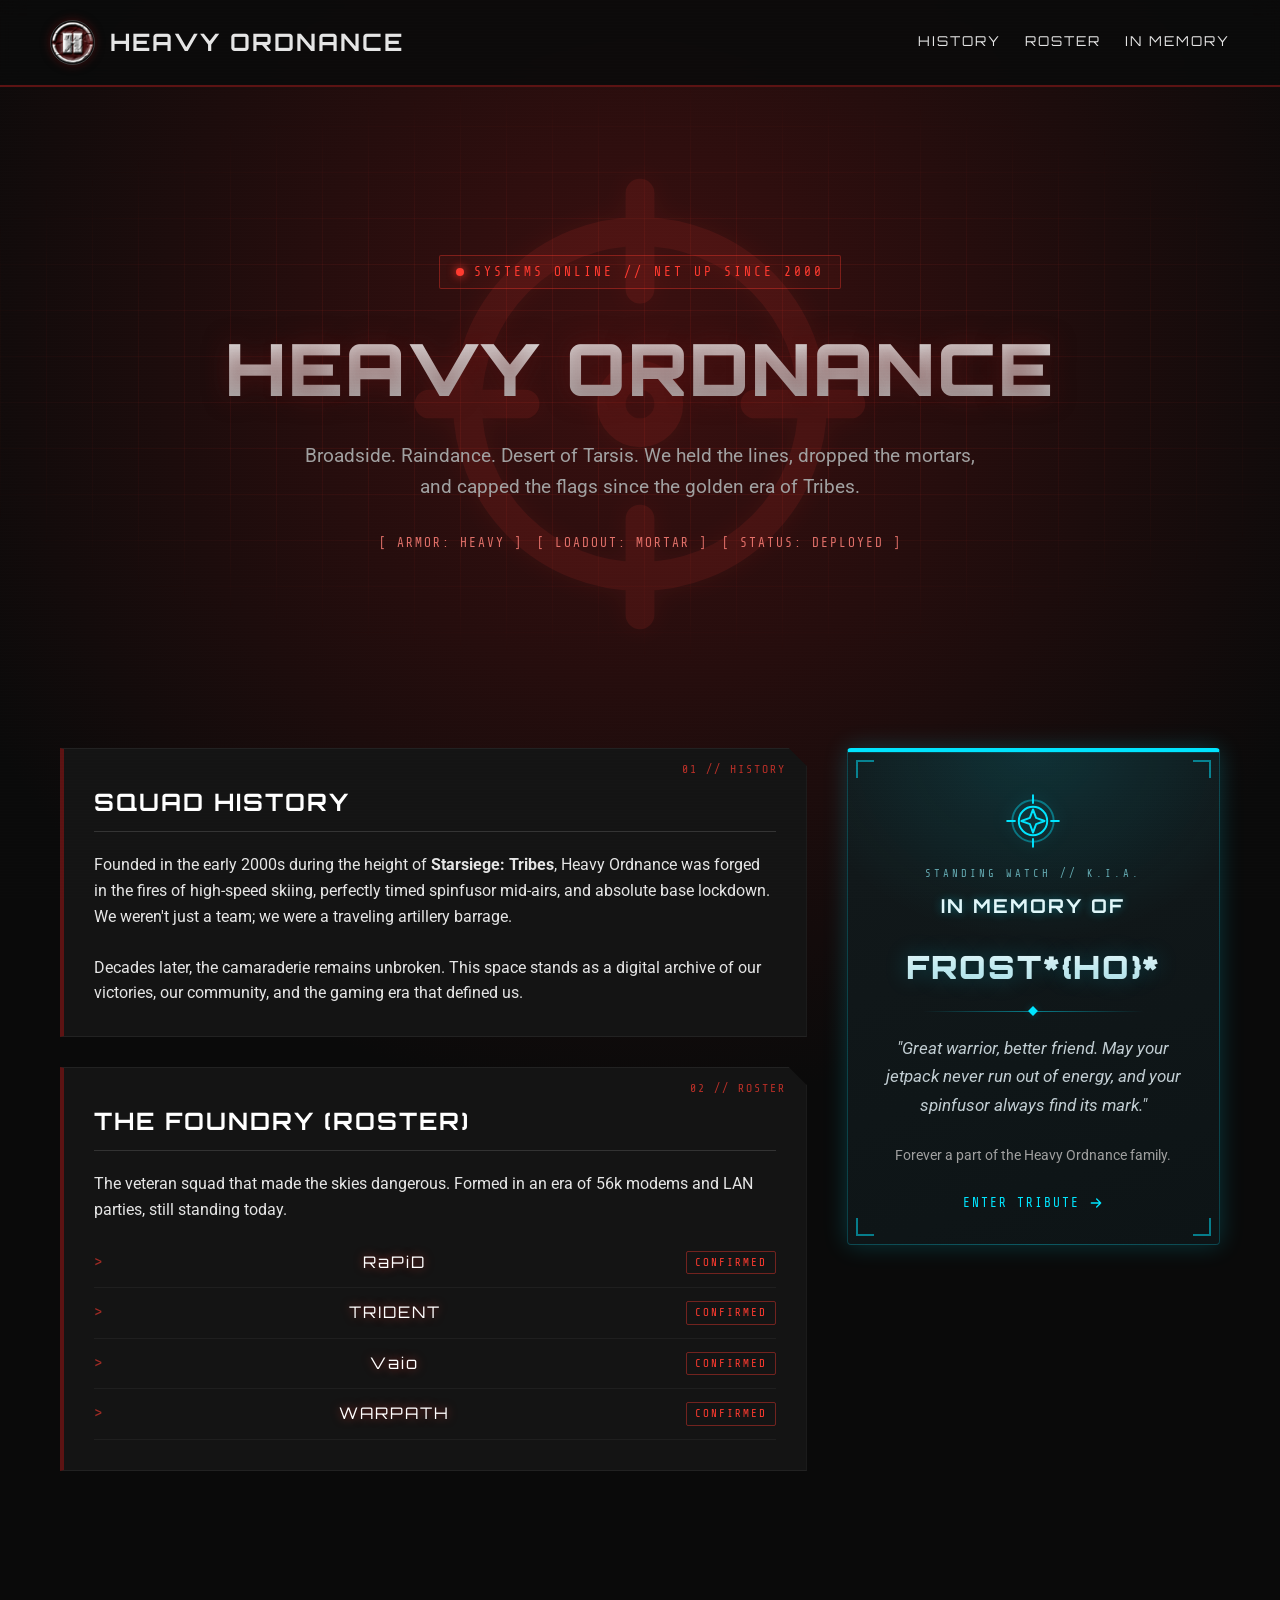
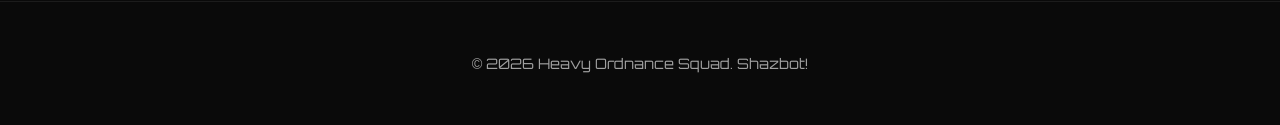
<file: index.html>
<!DOCTYPE html>
<html lang="en">
<head>
    <meta charset="UTF-8">
    <meta name="viewport" content="width=device-width, initial-scale=1.0">
    <title>Heavy Ordnance Squad | Est. 2000</title>
    <link rel="preconnect" href="https://fonts.googleapis.com">
    <link rel="preconnect" href="https://fonts.gstatic.com" crossorigin>
    <link href="https://fonts.googleapis.com/css2?family=Orbitron:wght@400;700;900&family=Roboto:wght@300;400;700&family=Share+Tech+Mono&display=swap" rel="stylesheet">
    <link rel="stylesheet" href="style.css">
</head>
<body>

    <div class="scanlines" aria-hidden="true"></div>

    <header>
        <div class="clan-brand">
            <img src="logo.png" alt="Heavy Ordnance Logo" class="clan-logo-img" onerror="this.style.display='none'; this.nextElementSibling.style.display='flex';">
            <div class="logo-placeholder" style="display:none;">H</div>
            <h1>Heavy Ordnance</h1>
        </div>
        <nav class="nav-links">
            <a href="#history">History</a>
            <a href="#roster">Roster</a>
            <a href="#memorial">In Memory</a>
        </nav>
    </header>

    <section class="hero">
        <div class="hero-grid" aria-hidden="true"></div>
        <div class="hero-reticle" aria-hidden="true">
            <svg viewBox="0 0 24 24" fill="none" stroke="currentColor" stroke-width="1.5" stroke-linecap="round">
                <circle cx="12" cy="12" r="9"></circle>
                <path d="M12 1 V6 M12 18 V23 M1 12 H6 M18 12 H23"></path>
                <circle cx="12" cy="12" r="1.5"></circle>
            </svg>
        </div>
        <div class="hero-status" aria-hidden="true"><span class="dot"></span> SYSTEMS ONLINE // NET UP SINCE 2000</div>
        <h1>Heavy Ordnance</h1>
        <p>Broadside. Raindance. Desert of Tarsis. We held the lines, dropped the mortars, and capped the flags since the golden era of Tribes.</p>
        <div class="hero-readout" aria-hidden="true">
            <span>[ ARMOR: HEAVY ]</span>
            <span>[ LOADOUT: MORTAR ]</span>
            <span>[ STATUS: DEPLOYED ]</span>
        </div>
    </section>

    <div class="container">
        <div class="grid">

            <main>
                <section id="history" class="card">
                    <span class="card-tag" aria-hidden="true">01 // HISTORY</span>
                    <h2>Squad History</h2>
                    <p>Founded in the early 2000s during the height of <strong>Starsiege: Tribes</strong>, Heavy Ordnance was forged in the fires of high-speed skiing, perfectly timed spinfusor mid-airs, and absolute base lockdown. We weren't just a team; we were a traveling artillery barrage.</p>
                    <br>
                    <p>Decades later, the camaraderie remains unbroken. This space stands as a digital archive of our victories, our community, and the gaming era that defined us.</p>
                </section>

                <section id="roster" class="card">
                    <span class="card-tag" aria-hidden="true">02 // ROSTER</span>
                    <h2>The Foundry (Roster)</h2>
                    <p>The veteran squad that made the skies dangerous. Formed in an era of 56k modems and LAN parties, still standing today.</p>
                    <ul class="roster-list">
                        <li class="roster-member">
                            <span class="callsign">RaPiD</span>
                            <span class="member-tag">CONFIRMED</span>
                        </li>
                        <li class="roster-member">
                            <span class="callsign">TRIDENT</span>
                            <span class="member-tag">CONFIRMED</span>
                        </li>
                        <li class="roster-member">
                            <span class="callsign">Vaio</span>
                            <span class="member-tag">CONFIRMED</span>
                        </li>
                        <li class="roster-member">
                            <span class="callsign">WARPATH</span>
                            <span class="member-tag">CONFIRMED</span>
                        </li>
                    </ul>
                </section>
            </main>

            <aside>
                <a href="frost.html" id="memorial" class="memorial-card" aria-label="Open the tribute page for FROST of Heavy Ordnance">
                    <span class="memorial-corner tl" aria-hidden="true"></span>
                    <span class="memorial-corner tr" aria-hidden="true"></span>
                    <span class="memorial-corner bl" aria-hidden="true"></span>
                    <span class="memorial-corner br" aria-hidden="true"></span>
                    <span class="memorial-insignia" aria-hidden="true">
                        <svg viewBox="0 0 48 48" fill="none" stroke="currentColor" stroke-width="1.5" stroke-linecap="round" stroke-linejoin="round">
                            <circle cx="24" cy="24" r="16" opacity="0.4"></circle>
                            <circle cx="24" cy="24" r="11"></circle>
                            <path d="M24 4 V10 M24 38 V44 M4 24 H10 M38 24 H44"></path>
                            <path d="M24 15 L26.4 21.6 L33 24 L26.4 26.4 L24 33 L21.6 26.4 L15 24 L21.6 21.6 Z"></path>
                        </svg>
                    </span>
                    <span class="memorial-eyebrow" aria-hidden="true">STANDING WATCH // K.I.A.</span>
                    <h2>In Memory Of</h2>
                    <div class="memorial-name">FROST*{HO}*</div>
                    <span class="memorial-divider" aria-hidden="true"></span>
                    <p class="memorial-quote">"Great warrior, better friend. May your jetpack never run out of energy, and your spinfusor always find its mark."</p>
                    <br>
                    <p class="memorial-footer">Forever a part of the Heavy Ordnance family.</p>
                    <!-- Shown only on 17 July, FROST's birthday; age computed live -->
                    <p class="memorial-birthday" hidden>Would have been <span class="memorial-birthday-age"></span> today.</p>
                    <span class="memorial-enter" aria-hidden="true">Enter Tribute
                        <svg viewBox="0 0 24 24" fill="none" stroke="currentColor" stroke-width="2" stroke-linecap="round" stroke-linejoin="round"><path d="M5 12h14M13 6l6 6-6 6"></path></svg>
                    </span>
                </a>
            </aside>

        </div>
    </div>

    <footer>
        <p>&copy; 2026 Heavy Ordnance Squad. Shazbot!</p>
    </footer>

    <script>
        // On FROST's birthday (17 July), reveal the remembrance line on the
        // memorial card with the age he would have reached — always accurate.
        (function () {
            var born = { year: 1970, month: 6, day: 17 }; // month is 0-indexed (6 = July)
            var now = new Date();
            if (now.getMonth() === born.month && now.getDate() === born.day) {
                var el = document.querySelector('.memorial-birthday');
                var age = document.querySelector('.memorial-birthday-age');
                if (age) { age.textContent = now.getFullYear() - born.year; }
                if (el) { el.hidden = false; }
            }
        })();
    </script>

</body>
</html>
</file>
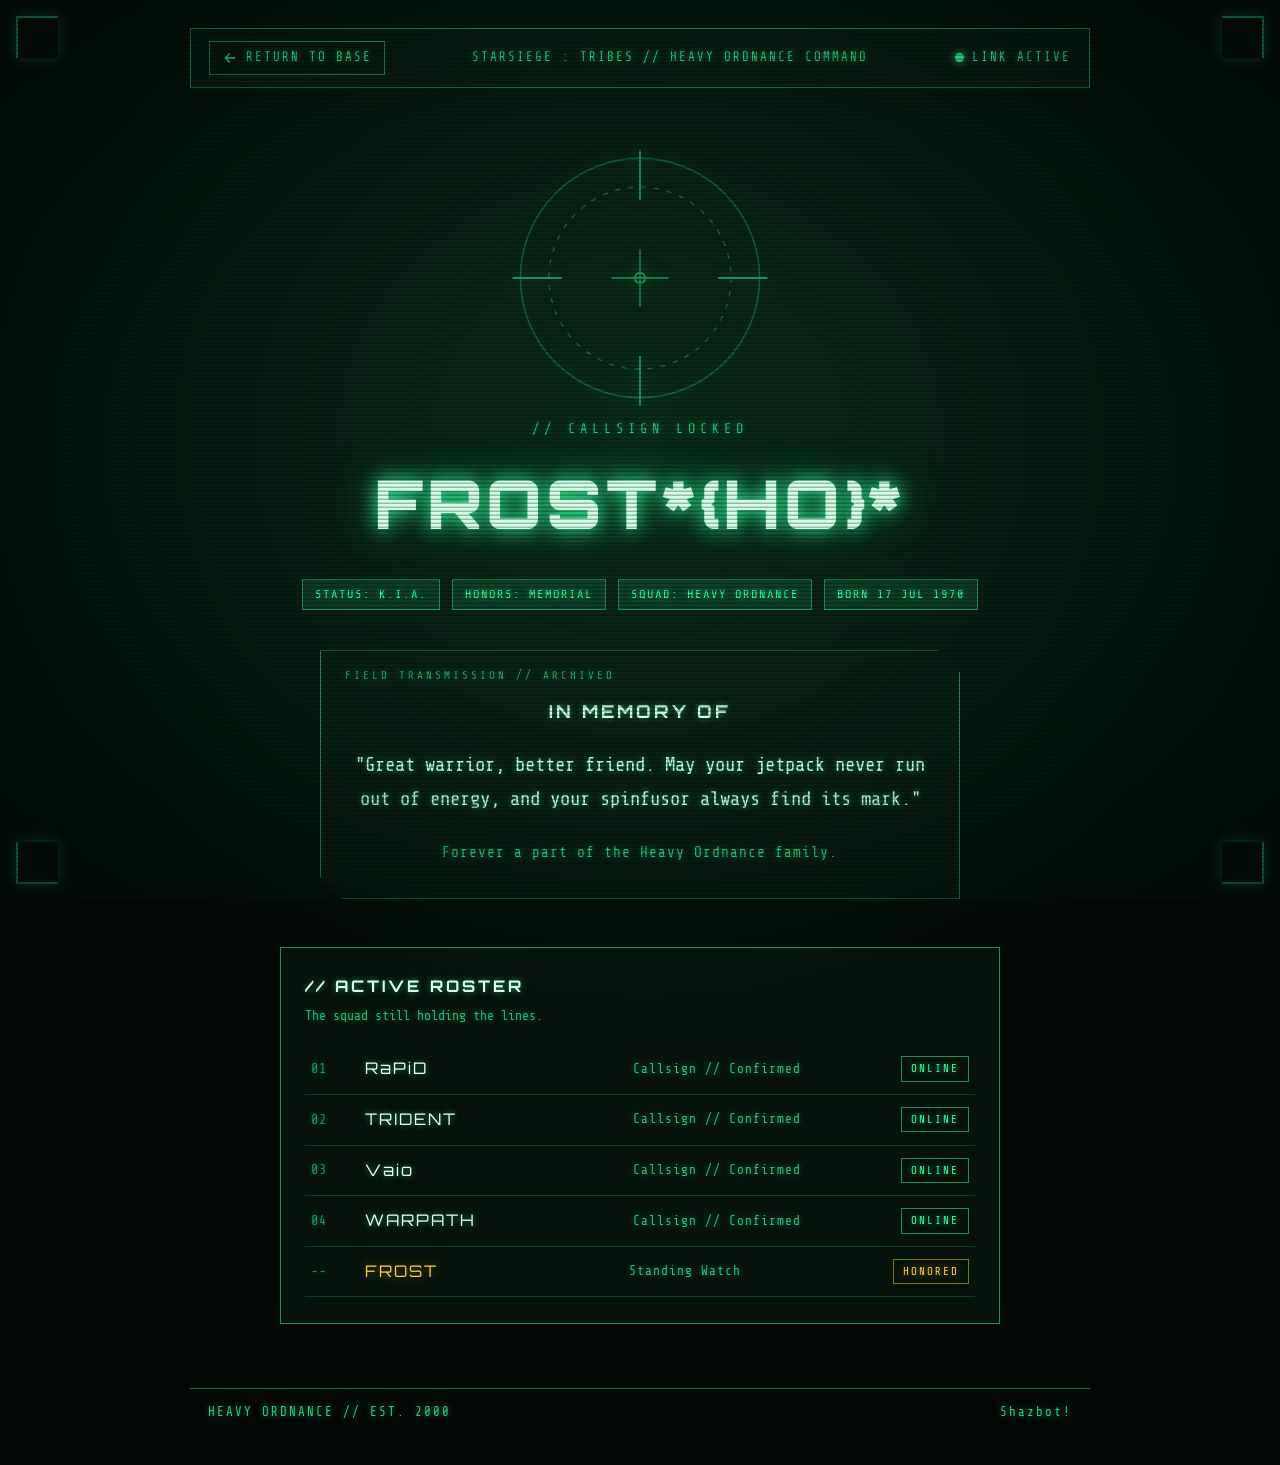
<file: frost.html>
<!DOCTYPE html>
<html lang="en">
<head>
    <meta charset="UTF-8">
    <meta name="viewport" content="width=device-width, initial-scale=1.0">
    <title>In Memory of FROST*{HO}* | Heavy Ordnance</title>
    <link rel="preconnect" href="https://fonts.googleapis.com">
    <link rel="preconnect" href="https://fonts.gstatic.com" crossorigin>
    <link href="https://fonts.googleapis.com/css2?family=Orbitron:wght@400;700;900&family=Share+Tech+Mono&display=swap" rel="stylesheet">
    <link rel="stylesheet" href="frost.css">
</head>
<body>

    <div class="crt" aria-hidden="true"></div>
    <div class="crt-flicker" aria-hidden="true"></div>

    <!-- HUD frame corner brackets -->
    <span class="frame tl" aria-hidden="true"></span>
    <span class="frame tr" aria-hidden="true"></span>
    <span class="frame bl" aria-hidden="true"></span>
    <span class="frame br" aria-hidden="true"></span>

    <div class="hud">

        <header class="hud-bar">
            <a href="index.html" class="back-link">
                <svg viewBox="0 0 24 24" fill="none" stroke="currentColor" stroke-width="2" stroke-linecap="round" stroke-linejoin="round"><path d="M19 12H5M11 18l-6-6 6-6"></path></svg>
                RETURN TO BASE
            </a>
            <div class="hud-title">STARSIEGE : TRIBES // HEAVY ORDNANCE COMMAND</div>
            <div class="hud-readout"><span class="live-dot"></span> LINK ACTIVE</div>
        </header>

        <main class="tribute">

            <div class="targeting" aria-hidden="true">
                <svg viewBox="0 0 200 200" fill="none" stroke="currentColor">
                    <circle cx="100" cy="100" r="92" stroke-width="1.2" opacity="0.5"></circle>
                    <circle cx="100" cy="100" r="70" stroke-width="1" stroke-dasharray="4 6" opacity="0.6"></circle>
                    <path d="M100 2 V40 M100 160 V198 M2 100 H40 M160 100 H198" stroke-width="1.4"></path>
                    <path d="M78 100 H122 M100 78 V122" stroke-width="1"></path>
                    <circle cx="100" cy="100" r="4" stroke-width="1.4"></circle>
                </svg>
            </div>

            <p class="callsign-label">// CALLSIGN LOCKED</p>
            <h1 class="callsign">FROST*{HO}*</h1>

            <div class="status-line">
                <span class="status-chip">STATUS: K.I.A.</span>
                <span class="status-chip">HONORS: MEMORIAL</span>
                <span class="status-chip">SQUAD: HEAVY ORDNANCE</span>
                <span class="status-chip">BORN 17 JUL 1970</span>
            </div>

            <!-- Revealed only on 17 July, FROST's birthday; age computed live -->
            <div class="remembrance" hidden>
                <span class="rem-tag" aria-hidden="true">// DAY OF REMEMBRANCE</span>
                <p class="rem-line">Would have been <span class="rem-age"></span> today.</p>
                <p class="rem-sub">Standing watch. Never forgotten.</p>
            </div>

            <div class="memorial-panel">
                <span class="panel-tag" aria-hidden="true">FIELD TRANSMISSION // ARCHIVED</span>
                <h2>In Memory Of</h2>
                <p class="memorial-quote">"Great warrior, better friend. May your jetpack never run out of energy, and your spinfusor always find its mark."</p>
                <p class="memorial-footer">Forever a part of the Heavy Ordnance family.</p>
            </div>

            <section class="roster-panel">
                <h3>// ACTIVE ROSTER</h3>
                <p class="roster-sub">The squad still holding the lines.</p>
                <ul class="hud-roster">
                    <li>
                        <span class="rank-idx">01</span>
                        <span class="rank-name">RaPiD</span>
                        <span class="rank-role">Callsign // Confirmed</span>
                        <span class="rank-state ok">ONLINE</span>
                    </li>
                    <li>
                        <span class="rank-idx">02</span>
                        <span class="rank-name">TRIDENT</span>
                        <span class="rank-role">Callsign // Confirmed</span>
                        <span class="rank-state ok">ONLINE</span>
                    </li>
                    <li>
                        <span class="rank-idx">03</span>
                        <span class="rank-name">Vaio</span>
                        <span class="rank-role">Callsign // Confirmed</span>
                        <span class="rank-state ok">ONLINE</span>
                    </li>
                    <li>
                        <span class="rank-idx">04</span>
                        <span class="rank-name">WARPATH</span>
                        <span class="rank-role">Callsign // Confirmed</span>
                        <span class="rank-state ok">ONLINE</span>
                    </li>
                    <li class="fallen">
                        <span class="rank-idx">--</span>
                        <span class="rank-name">FROST</span>
                        <span class="rank-role">Standing Watch</span>
                        <span class="rank-state kia">HONORED</span>
                    </li>
                </ul>
            </section>

        </main>

        <footer class="hud-foot">
            <span>HEAVY ORDNANCE // EST. 2000</span>
            <span>Shazbot!</span>
        </footer>

    </div>

    <script>
        // Light up the remembrance banner on FROST's birthday (17 July) and
        // compute the age he would have reached — always accurate, self-updating.
        (function () {
            var born = { year: 1970, month: 6, day: 17 }; // month is 0-indexed (6 = July)
            var now = new Date();
            if (now.getMonth() === born.month && now.getDate() === born.day) {
                var age = now.getFullYear() - born.year;
                var ageEl = document.querySelector('.rem-age');
                var banner = document.querySelector('.remembrance');
                if (ageEl) { ageEl.textContent = age; }
                if (banner) { banner.hidden = false; }
            }
        })();
    </script>

</body>
</html>
</file>
<file: style.css>
:root {
    --bg-dark: #0a0a0a;
    --panel-dark: #141414;
    --logo-red: #5c1313;
    --logo-red-glow: rgba(92, 19, 19, 0.6);
    --hud-red: #ff3b30;
    --hud-red-soft: rgba(255, 59, 48, 0.55);
    --text-light: #e5e5e5;
    --text-dim: #a0a0a0;
    --frost-blue: #e0f7fa;
    --frost-glow: rgba(0, 229, 255, 0.2);
}

* {
    box-sizing: border-box;
    margin: 0;
    padding: 0;
}

body {
    background-color: var(--bg-dark);
    color: var(--text-light);
    font-family: 'Roboto', sans-serif;
    line-height: 1.6;
    overflow-x: hidden;
    background-image: radial-gradient(circle at 50% 20%, var(--logo-red-glow) 0%, transparent 50%);
}

h1, h2, h3, .nav-links {
    font-family: 'Orbitron', sans-serif;
    text-transform: uppercase;
    letter-spacing: 2px;
}

/* Global scanline overlay for CRT/HUD feel */
.scanlines {
    position: fixed;
    inset: 0;
    pointer-events: none;
    z-index: 900;
    background: repeating-linear-gradient(
        to bottom,
        rgba(255, 255, 255, 0.025) 0px,
        rgba(255, 255, 255, 0.025) 1px,
        transparent 1px,
        transparent 3px
    );
    mix-blend-mode: overlay;
    opacity: 0.6;
}

/* Header & Navigation */
header {
    display: flex;
    justify-content: space-between;
    align-items: center;
    padding: 20px 50px;
    background: rgba(10, 10, 10, 0.9);
    backdrop-filter: blur(10px);
    border-bottom: 2px solid var(--logo-red);
    position: fixed;
    width: 100%;
    top: 0;
    z-index: 100;
}

.clan-brand {
    display: flex;
    align-items: center;
    gap: 15px;
}

.clan-logo-img {
    width: 45px;
    height: 45px;
    border-radius: 50%;
    border: 1px solid rgba(255, 255, 255, 0.2);
    box-shadow: 0 0 10px var(--logo-red-glow);
    object-fit: cover;
}

.clan-brand h1 {
    font-size: 1.5rem;
}

.logo-placeholder {
    width: 40px;
    height: 40px;
    border-radius: 50%;
    border: 2px solid var(--text-light);
    background: var(--logo-red);
    box-shadow: 0 0 10px var(--logo-red-glow);
    display: flex;
    align-items: center;
    justify-content: center;
    font-family: 'Orbitron', sans-serif;
    font-weight: 900;
}

.nav-links {
    display: flex;
    align-items: center;
}

nav a {
    color: var(--text-light);
    text-decoration: none;
    margin-left: 24px;
    font-size: 0.85rem;
    position: relative;
    padding-bottom: 4px;
    transition: color 0.3s, text-shadow 0.3s;
}

nav a::after {
    content: "";
    position: absolute;
    left: 0;
    bottom: 0;
    width: 0;
    height: 2px;
    background: var(--hud-red);
    box-shadow: 0 0 8px var(--hud-red-soft);
    transition: width 0.3s ease;
}

nav a:hover,
nav a:focus-visible {
    color: #ff5c52;
    text-shadow: 0 0 8px rgba(255, 51, 51, 0.6);
    outline: none;
}

nav a:hover::after,
nav a:focus-visible::after {
    width: 100%;
}

/* Hero Section */
.hero {
    position: relative;
    height: 72vh;
    min-height: 460px;
    display: flex;
    flex-direction: column;
    justify-content: center;
    align-items: center;
    text-align: center;
    padding: 0 20px;
    margin-top: 80px;
    overflow: hidden;
}

/* Perspective HUD grid floor behind the hero */
.hero-grid {
    position: absolute;
    inset: 0;
    pointer-events: none;
    background-image:
        linear-gradient(rgba(255, 59, 48, 0.12) 1px, transparent 1px),
        linear-gradient(90deg, rgba(255, 59, 48, 0.12) 1px, transparent 1px);
    background-size: 46px 46px;
    mask-image: radial-gradient(ellipse 80% 60% at 50% 45%, #000 30%, transparent 75%);
    -webkit-mask-image: radial-gradient(ellipse 80% 60% at 50% 45%, #000 30%, transparent 75%);
    opacity: 0.7;
}

.hero-reticle {
    position: absolute;
    top: 50%;
    left: 50%;
    width: 460px;
    height: 460px;
    transform: translate(-50%, -50%);
    color: var(--hud-red);
    opacity: 0.12;
    pointer-events: none;
}

.hero-reticle svg {
    width: 100%;
    height: 100%;
    animation: reticle-spin 40s linear infinite;
    filter: drop-shadow(0 0 12px var(--hud-red-soft));
}

@keyframes reticle-spin {
    to { transform: rotate(360deg); }
}

.hero-status {
    position: relative;
    z-index: 2;
    font-family: 'Share Tech Mono', monospace;
    letter-spacing: 3px;
    font-size: 0.8rem;
    color: var(--hud-red);
    margin-bottom: 22px;
    padding: 6px 16px;
    border: 1px solid rgba(255, 59, 48, 0.35);
    border-radius: 2px;
    background: rgba(255, 59, 48, 0.05);
    display: inline-flex;
    align-items: center;
    gap: 10px;
}

.hero-status .dot {
    width: 8px;
    height: 8px;
    border-radius: 50%;
    background: var(--hud-red);
    box-shadow: 0 0 10px var(--hud-red);
    animation: blink 1.6s steps(1) infinite;
}

@keyframes blink {
    50% { opacity: 0.25; }
}

.hero h1 {
    position: relative;
    z-index: 2;
    font-size: 4.5rem;
    font-weight: 900;
    margin-bottom: 15px;
    text-shadow: 0 0 25px var(--logo-red-glow);
    background: linear-gradient(to bottom, #ffffff, #999);
    -webkit-background-clip: text;
    background-clip: text;
    -webkit-text-fill-color: transparent;
}

.hero p {
    position: relative;
    z-index: 2;
    font-size: 1.2rem;
    color: var(--text-dim);
    max-width: 700px;
    margin-bottom: 30px;
}

.hero-readout {
    position: relative;
    z-index: 2;
    display: flex;
    flex-wrap: wrap;
    justify-content: center;
    gap: 14px;
    font-family: 'Share Tech Mono', monospace;
    font-size: 0.8rem;
    letter-spacing: 2px;
    color: var(--text-dim);
}

.hero-readout span {
    color: #ff8078;
    opacity: 0.85;
}

/* Main Layout Container */
.container {
    max-width: 1200px;
    margin: 0 auto;
    padding: 20px;
}

.grid {
    display: grid;
    grid-template-columns: 2fr 1fr;
    gap: 40px;
    align-items: start;
}

@media (max-width: 850px) {
    .grid {
        grid-template-columns: 1fr;
    }
    .hero h1 {
        font-size: 2.6rem;
    }
    header {
        padding: 16px 20px;
    }
    .clan-brand h1 {
        font-size: 1.15rem;
    }
    nav a {
        margin-left: 16px;
    }
}

@media (max-width: 480px) {
    header {
        flex-wrap: wrap;
        gap: 10px 0;
        justify-content: center;
        padding: 14px 16px;
    }
    .nav-links {
        width: 100%;
        justify-content: center;
    }
    nav a {
        margin: 0 10px;
        font-size: 0.78rem;
    }
    .hero {
        margin-top: 110px;
    }
}

/* Content Cards */
.card {
    position: relative;
    background: var(--panel-dark);
    border: 1px solid #222;
    border-left: 4px solid var(--logo-red);
    padding: 34px 30px 30px;
    margin-bottom: 30px;
    box-shadow: 0 4px 15px rgba(0,0,0,0.5);
    /* Clipped HUD corner */
    clip-path: polygon(0 0, calc(100% - 18px) 0, 100% 18px, 100% 100%, 0 100%);
}

.card-tag {
    position: absolute;
    top: 12px;
    right: 20px;
    font-family: 'Share Tech Mono', monospace;
    font-size: 0.72rem;
    letter-spacing: 2px;
    color: var(--hud-red);
    opacity: 0.7;
}

.card h2 {
    margin-bottom: 20px;
    border-bottom: 1px solid #333;
    padding-bottom: 10px;
    color: #ffffff;
}

.roster-list {
    list-style: none;
    margin-top: 15px;
}

.roster-list li {
    padding: 12px 0;
    border-bottom: 1px solid #1f1f1f;
    color: #d1d1d1;
    font-family: 'Share Tech Mono', monospace;
    letter-spacing: 1px;
}

.roster-list li::before {
    content: "> ";
    color: var(--hud-red);
    opacity: 0.6;
}

.roster-member {
    display: flex;
    align-items: center;
    justify-content: space-between;
}

.roster-member .callsign {
    font-family: 'Orbitron', sans-serif;
    letter-spacing: 2px;
    color: #ffffff;
    text-shadow: 0 0 10px var(--hud-red-soft);
}

.roster-member .member-tag {
    font-family: 'Share Tech Mono', monospace;
    font-size: 0.68rem;
    letter-spacing: 2px;
    color: var(--hud-red);
    border: 1px solid rgba(255, 59, 48, 0.4);
    padding: 2px 8px;
    border-radius: 2px;
}

.roster-member::before {
    content: "";
}

/* Memorial Section (now a link to the tribute page) */
.memorial-card {
    position: sticky;
    top: 120px;
    display: block;
    text-decoration: none;
    color: inherit;
    background:
        radial-gradient(ellipse 90% 55% at 50% 0%, rgba(0, 229, 255, 0.12) 0%, transparent 70%),
        linear-gradient(160deg, #12191b, #0d1416);
    border: 1px solid rgba(0, 229, 255, 0.22);
    border-top: 4px solid #00e5ff;
    padding: 34px 28px 30px;
    border-radius: 4px;
    text-align: center;
    box-shadow: 0 0 25px var(--frost-glow), inset 0 1px 0 rgba(0, 229, 255, 0.15);
    transition: transform 0.3s ease, box-shadow 0.3s ease, border-color 0.3s ease;
    overflow: hidden;
}

.memorial-card:hover,
.memorial-card:focus-visible {
    transform: translateY(-4px);
    box-shadow: 0 0 45px rgba(0, 229, 255, 0.42), inset 0 1px 0 rgba(0, 229, 255, 0.25);
    border-color: rgba(0, 229, 255, 0.5);
    outline: none;
}

/* Drawn memorial insignia — reticle locked on a guiding star */
.memorial-insignia {
    display: block;
    width: 62px;
    height: 62px;
    margin: 4px auto 14px;
    color: #00e5ff;
    filter: drop-shadow(0 0 10px var(--frost-glow));
}

.memorial-insignia svg {
    width: 100%;
    height: 100%;
    animation: insignia-spin 48s linear infinite;
}

.memorial-insignia svg path:last-child {
    /* keep the guiding star upright while the reticle rotates */
    transform-box: fill-box;
    transform-origin: center;
    animation: insignia-spin 48s linear infinite reverse;
}

@keyframes insignia-spin {
    to { transform: rotate(360deg); }
}

.memorial-eyebrow {
    display: block;
    font-family: 'Share Tech Mono', monospace;
    font-size: 0.66rem;
    letter-spacing: 3px;
    color: #7fd7e0;
    opacity: 0.75;
    margin-bottom: 8px;
}

/* Thin divider with a centered diamond, under the callsign */
.memorial-divider {
    display: block;
    width: 70%;
    height: 1px;
    margin: 18px auto 22px;
    background: linear-gradient(90deg, transparent, rgba(0, 229, 255, 0.5), transparent);
    position: relative;
}

.memorial-divider::after {
    content: "";
    position: absolute;
    top: 50%;
    left: 50%;
    width: 7px;
    height: 7px;
    transform: translate(-50%, -50%) rotate(45deg);
    background: #00e5ff;
    box-shadow: 0 0 8px var(--frost-glow);
}

/* Animated HUD corner brackets that light up on hover */
.memorial-corner {
    position: absolute;
    width: 18px;
    height: 18px;
    border: 2px solid #00e5ff;
    opacity: 0.5;
    transition: opacity 0.3s ease, width 0.3s ease, height 0.3s ease;
}
.memorial-corner.tl { top: 8px; left: 8px; border-right: none; border-bottom: none; }
.memorial-corner.tr { top: 8px; right: 8px; border-left: none; border-bottom: none; }
.memorial-corner.bl { bottom: 8px; left: 8px; border-right: none; border-top: none; }
.memorial-corner.br { bottom: 8px; right: 8px; border-left: none; border-top: none; }

.memorial-card:hover .memorial-corner,
.memorial-card:focus-visible .memorial-corner {
    opacity: 1;
    width: 24px;
    height: 24px;
}

.memorial-card h2 {
    color: var(--frost-blue);
    text-shadow: 0 0 10px rgba(0, 229, 255, 0.4);
    margin-bottom: 20px;
    font-size: 1.2rem;
    font-family: 'Orbitron', sans-serif;
    text-transform: uppercase;
    letter-spacing: 2px;
}

.memorial-name {
    font-family: 'Orbitron', sans-serif;
    font-size: 2rem;
    font-weight: 900;
    letter-spacing: 2px;
    margin-bottom: 4px;
    background: linear-gradient(to bottom, #ffffff, #a9d9e0);
    -webkit-background-clip: text;
    background-clip: text;
    -webkit-text-fill-color: transparent;
    text-shadow: 0 0 22px rgba(0, 229, 255, 0.25);
}

.memorial-quote {
    color: #c0ccd1;
    font-style: italic;
    font-size: 1.05rem;
    line-height: 1.7;
}

.memorial-footer {
    font-size: 0.85rem;
    color: var(--text-dim);
}

/* Birthday remembrance line — revealed only on FROST's birthday */
.memorial-birthday {
    margin-top: 22px;
    padding: 12px 18px;
    font-family: 'Orbitron', sans-serif;
    font-size: 0.95rem;
    letter-spacing: 2px;
    text-transform: uppercase;
    color: var(--frost-blue);
    border: 1px solid rgba(0, 229, 255, 0.35);
    background: rgba(0, 229, 255, 0.06);
    text-shadow: 0 0 12px var(--frost-glow);
}

.memorial-birthday[hidden] { display: none; }

.memorial-birthday-age { font-weight: 900; }

.memorial-enter {
    display: inline-flex;
    align-items: center;
    gap: 8px;
    margin-top: 26px;
    font-family: 'Share Tech Mono', monospace;
    font-size: 0.8rem;
    letter-spacing: 2px;
    text-transform: uppercase;
    color: #00e5ff;
}

.memorial-enter svg {
    width: 16px;
    height: 16px;
    transition: transform 0.3s ease;
}

.memorial-card:hover .memorial-enter svg,
.memorial-card:focus-visible .memorial-enter svg {
    transform: translateX(5px);
}

/* Footer */
footer {
    text-align: center;
    padding: 50px 20px;
    color: var(--text-dim);
    border-top: 1px solid #1c1c1c;
    margin-top: 80px;
    font-size: 0.9rem;
    font-family: 'Orbitron', sans-serif;
}

@media (prefers-reduced-motion: reduce) {
    *, *::before, *::after {
        animation-duration: 0.001ms !important;
        animation-iteration-count: 1 !important;
        transition-duration: 0.001ms !important;
    }
}
</file>
<file: frost.css>
/* FROST tribute page — Starsiege: Tribes command HUD (phosphor green) */
:root {
    --hud-green: #35ff9e;
    --hud-green-dim: #1f8f5a;
    --hud-green-soft: rgba(53, 255, 158, 0.55);
    --hud-green-faint: rgba(53, 255, 158, 0.12);
    --hud-bg: #030805;
    --hud-panel: rgba(10, 26, 18, 0.55);
    --kia: #ffcf3b;
}

* {
    box-sizing: border-box;
    margin: 0;
    padding: 0;
}

body {
    min-height: 100vh;
    background:
        radial-gradient(ellipse 90% 70% at 50% 30%, rgba(31, 143, 90, 0.22) 0%, transparent 60%),
        var(--hud-bg);
    color: var(--hud-green);
    font-family: 'Share Tech Mono', monospace;
    line-height: 1.6;
    overflow-x: hidden;
    text-shadow: 0 0 6px var(--hud-green-soft);
    padding: 28px;
}

/* CRT scanlines + subtle green vignette */
.crt {
    position: fixed;
    inset: 0;
    pointer-events: none;
    z-index: 60;
    background: repeating-linear-gradient(
        to bottom,
        rgba(0, 0, 0, 0) 0px,
        rgba(0, 0, 0, 0) 2px,
        rgba(0, 0, 0, 0.28) 3px,
        rgba(0, 0, 0, 0.28) 4px
    );
}

.crt::after {
    content: "";
    position: absolute;
    inset: 0;
    background: radial-gradient(ellipse at center, transparent 55%, rgba(0, 0, 0, 0.65) 100%);
}

.crt-flicker {
    position: fixed;
    inset: 0;
    pointer-events: none;
    z-index: 61;
    background: rgba(53, 255, 158, 0.03);
    animation: flicker 6s infinite steps(1);
}

@keyframes flicker {
    0%, 96%, 100% { opacity: 0; }
    97% { opacity: 1; }
    98% { opacity: 0; }
    99% { opacity: 0.6; }
}

/* Full-viewport HUD frame brackets */
.frame {
    position: fixed;
    width: 42px;
    height: 42px;
    border: 2px solid var(--hud-green);
    opacity: 0.7;
    z-index: 50;
    box-shadow: 0 0 12px var(--hud-green-soft);
}
.frame.tl { top: 16px; left: 16px; border-right: none; border-bottom: none; }
.frame.tr { top: 16px; right: 16px; border-left: none; border-bottom: none; }
.frame.bl { bottom: 16px; left: 16px; border-right: none; border-top: none; }
.frame.br { bottom: 16px; right: 16px; border-left: none; border-top: none; }

.hud {
    max-width: 900px;
    margin: 0 auto;
    position: relative;
    z-index: 10;
}

/* Top HUD bar */
.hud-bar {
    display: flex;
    align-items: center;
    justify-content: space-between;
    gap: 16px;
    flex-wrap: wrap;
    padding: 12px 18px;
    border: 1px solid var(--hud-green-dim);
    background: var(--hud-panel);
    letter-spacing: 2px;
    font-size: 0.78rem;
}

.back-link {
    display: inline-flex;
    align-items: center;
    gap: 8px;
    color: var(--hud-green);
    text-decoration: none;
    border: 1px solid var(--hud-green-dim);
    padding: 6px 12px;
    transition: background 0.2s ease, box-shadow 0.2s ease;
}

.back-link svg { width: 16px; height: 16px; }

.back-link:hover,
.back-link:focus-visible {
    background: var(--hud-green-faint);
    box-shadow: 0 0 14px var(--hud-green-soft);
    outline: none;
}

.hud-title {
    flex: 1;
    text-align: center;
    min-width: 220px;
    opacity: 0.85;
}

.hud-readout {
    display: inline-flex;
    align-items: center;
    gap: 8px;
}

.live-dot {
    width: 9px;
    height: 9px;
    border-radius: 50%;
    background: var(--hud-green);
    box-shadow: 0 0 10px var(--hud-green);
    animation: pulse 1.5s steps(1) infinite;
}

@keyframes pulse { 50% { opacity: 0.2; } }

/* Tribute body */
.tribute {
    position: relative;
    margin-top: 40px;
    text-align: center;
    padding: 20px;
}

.targeting {
    width: 260px;
    height: 260px;
    margin: 0 auto 10px;
    color: var(--hud-green);
    opacity: 0.55;
}

.targeting svg {
    width: 100%;
    height: 100%;
    animation: sweep 30s linear infinite;
    filter: drop-shadow(0 0 8px var(--hud-green-soft));
}

@keyframes sweep { to { transform: rotate(360deg); } }

.callsign-label {
    letter-spacing: 5px;
    font-size: 0.85rem;
    opacity: 0.75;
}

.callsign {
    font-family: 'Orbitron', sans-serif;
    font-weight: 900;
    font-size: clamp(2.2rem, 8vw, 4.2rem);
    letter-spacing: 4px;
    margin: 10px 0 22px;
    color: #d9ffe9;
    text-shadow: 0 0 18px var(--hud-green), 0 0 40px var(--hud-green-soft);
}

.status-line {
    display: flex;
    flex-wrap: wrap;
    justify-content: center;
    gap: 12px;
    margin-bottom: 40px;
}

.status-chip {
    font-size: 0.75rem;
    letter-spacing: 2px;
    padding: 5px 12px;
    border: 1px solid var(--hud-green-dim);
    background: var(--hud-green-faint);
}

/* Day-of-remembrance banner — shown only on FROST's birthday (gold, echoing HONORED) */
.remembrance {
    max-width: 640px;
    margin: -12px auto 44px;
    padding: 22px 26px;
    border: 1px solid rgba(255, 207, 59, 0.5);
    background: rgba(255, 207, 59, 0.06);
    color: var(--kia);
    text-shadow: 0 0 10px rgba(255, 207, 59, 0.45);
    clip-path: polygon(0 0, calc(100% - 16px) 0, 100% 16px, 100% 100%, 16px 100%, 0 calc(100% - 16px));
}

.remembrance[hidden] { display: none; }

.rem-tag {
    display: block;
    font-size: 0.68rem;
    letter-spacing: 3px;
    opacity: 0.8;
    margin-bottom: 12px;
}

.rem-line {
    font-family: 'Orbitron', sans-serif;
    font-size: clamp(1rem, 3.5vw, 1.25rem);
    letter-spacing: 2px;
    text-transform: uppercase;
    color: #ffe28a;
}

.rem-age { font-weight: 900; }

.rem-sub {
    font-size: 0.82rem;
    letter-spacing: 1px;
    opacity: 0.85;
    margin-top: 10px;
}

/* Memorial panel — content preserved verbatim */
.memorial-panel {
    position: relative;
    max-width: 640px;
    margin: 0 auto 48px;
    padding: 46px 30px 34px;
    border: 1px solid var(--hud-green-dim);
    background: var(--hud-panel);
    clip-path: polygon(0 0, calc(100% - 22px) 0, 100% 22px, 100% 100%, 22px 100%, 0 calc(100% - 22px));
}

.panel-tag {
    position: absolute;
    top: 16px;
    left: 24px;
    font-size: 0.68rem;
    letter-spacing: 3px;
    opacity: 0.65;
}

.memorial-panel h2 {
    font-family: 'Orbitron', sans-serif;
    text-transform: uppercase;
    letter-spacing: 3px;
    font-size: 1.1rem;
    margin-bottom: 22px;
    color: #d9ffe9;
}

.memorial-quote {
    font-size: 1.2rem;
    line-height: 1.8;
    color: #c8ffe4;
    margin-bottom: 24px;
}

.memorial-footer {
    font-size: 0.9rem;
    letter-spacing: 1px;
    opacity: 0.85;
}

/* Roster panel */
.roster-panel {
    max-width: 720px;
    margin: 0 auto;
    text-align: left;
    border: 1px solid var(--hud-green-dim);
    background: var(--hud-panel);
    padding: 26px 24px;
}

.roster-panel h3 {
    font-family: 'Orbitron', sans-serif;
    letter-spacing: 3px;
    font-size: 1rem;
    color: #d9ffe9;
    margin-bottom: 6px;
}

.roster-sub {
    font-size: 0.82rem;
    opacity: 0.7;
    margin-bottom: 18px;
}

.hud-roster {
    list-style: none;
}

.hud-roster li {
    display: grid;
    grid-template-columns: 42px 1fr 1fr auto;
    align-items: center;
    gap: 12px;
    padding: 12px 6px;
    border-bottom: 1px solid rgba(31, 143, 90, 0.35);
    letter-spacing: 1px;
    transition: background 0.2s ease;
}

.hud-roster li:hover {
    background: var(--hud-green-faint);
}

.rank-idx { opacity: 0.55; font-size: 0.85rem; }

.rank-name {
    font-family: 'Orbitron', sans-serif;
    letter-spacing: 2px;
    color: #eafff4;
}

.rank-role { font-size: 0.8rem; opacity: 0.75; }

.rank-state {
    justify-self: end;
    font-size: 0.68rem;
    letter-spacing: 2px;
    padding: 3px 9px;
    border: 1px solid var(--hud-green-dim);
}

.rank-state.kia {
    color: var(--kia);
    border-color: rgba(255, 207, 59, 0.5);
    text-shadow: 0 0 8px rgba(255, 207, 59, 0.5);
}

.hud-roster li.fallen .rank-name {
    color: var(--kia);
    text-shadow: 0 0 12px rgba(255, 207, 59, 0.4);
}

/* Footer */
.hud-foot {
    display: flex;
    justify-content: space-between;
    flex-wrap: wrap;
    gap: 10px;
    margin-top: 44px;
    padding: 14px 18px;
    border-top: 1px solid var(--hud-green-dim);
    font-size: 0.78rem;
    letter-spacing: 2px;
    opacity: 0.8;
}

@media (max-width: 620px) {
    body { padding: 16px; }
    .hud-roster li {
        grid-template-columns: 34px 1fr auto;
    }
    .rank-role { display: none; }
    .hud-title { font-size: 0.7rem; }
}

@media (prefers-reduced-motion: reduce) {
    *, *::before, *::after {
        animation-duration: 0.001ms !important;
        animation-iteration-count: 1 !important;
        transition-duration: 0.001ms !important;
    }
}
</file>
